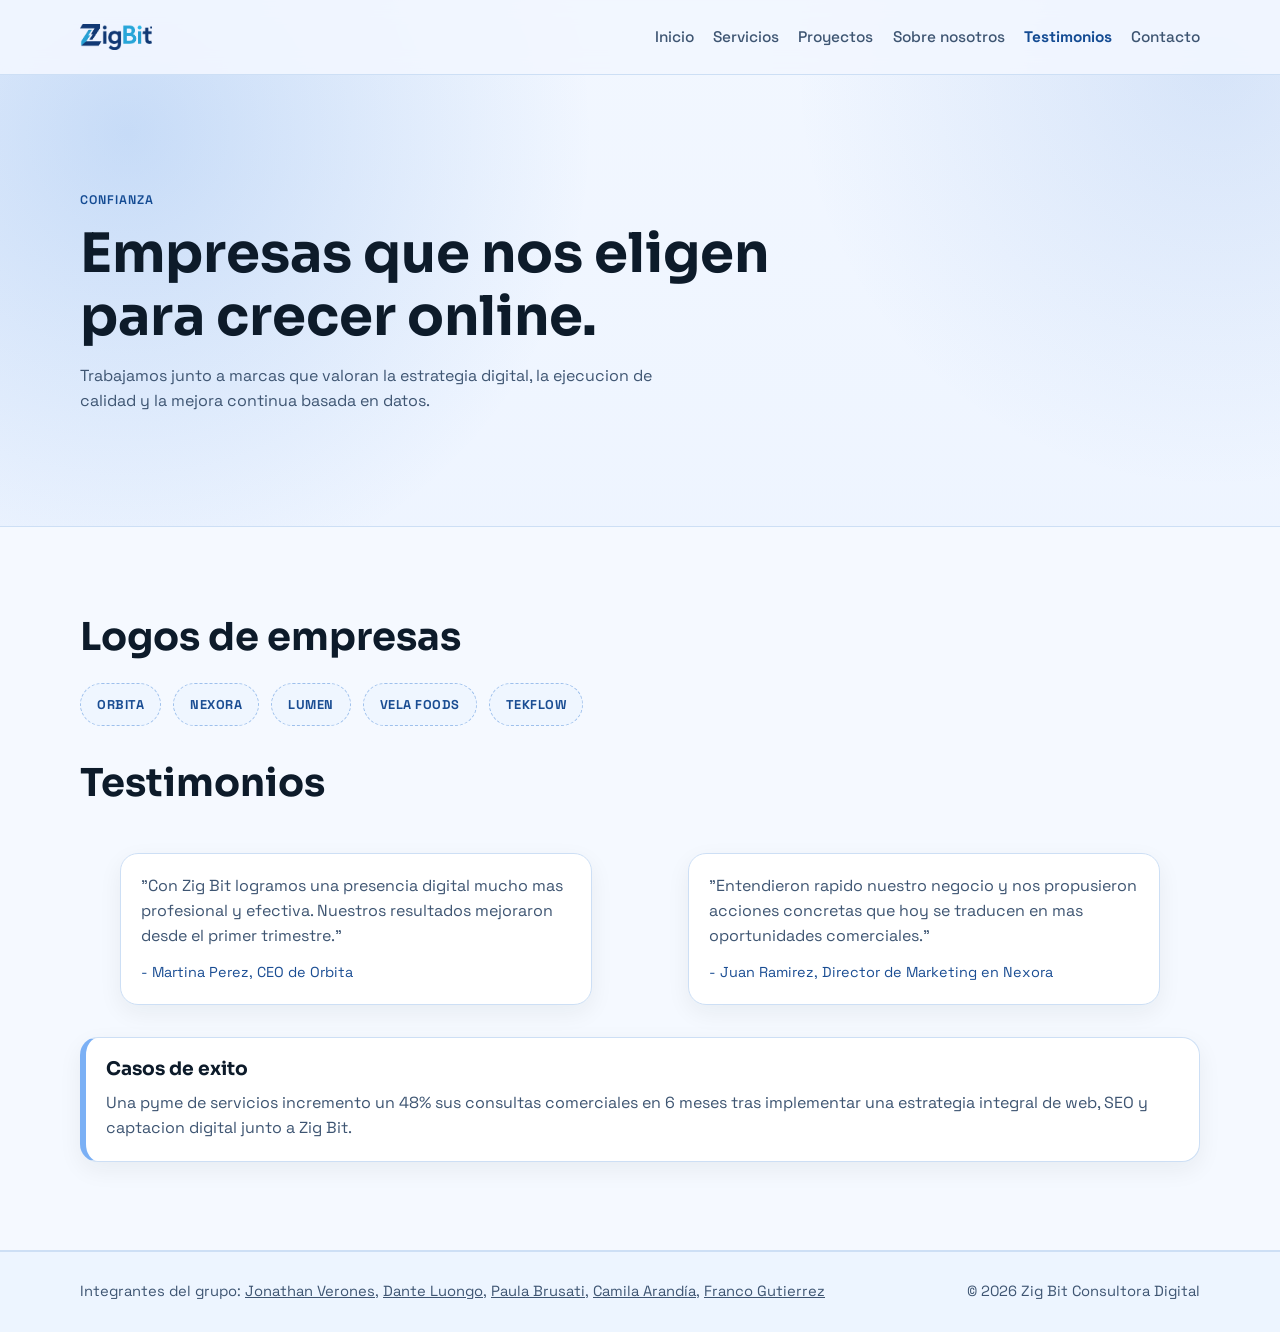
<file: clientes.html>
<!doctype html>
<html lang="es">
  <head>
    <meta charset="UTF-8" />
    <meta name="viewport" content="width=device-width, initial-scale=1.0" />
    <title>Testimonios | Zig Bit</title>
    <meta name="description" content="Empresas que confian en Zig Bit: logos, testimonios y casos de exito." />
    <link rel="preconnect" href="https://fonts.googleapis.com" />
    <link rel="preconnect" href="https://fonts.gstatic.com" crossorigin />
    <link
      href="https://fonts.googleapis.com/css2?family=Space+Grotesk:wght@400;500;600;700&family=Sora:wght@400;600;700&display=swap"
      rel="stylesheet"
    />
    <link rel="stylesheet" href="styles.css" />
  </head>
  <body>
    <header class="site-header">
      <div class="container nav-wrap">
        <a class="brand" href="index.html">
          <img class="logo-brand" src="imgs/LogoNombre.png" alt="Logo de Zig Bit Consultora Digital" />
        </a>
        <nav>
          <ul class="nav-links">
            <li><a class="link-btn" href="index.html">Inicio</a></li>
            <li><a class="link-btn" href="servicios.html">Servicios</a></li>
            <li><a class="link-btn" href="proyectos.html">Proyectos</a></li>
            <li><a class="link-btn" href="nosotros.html">Sobre nosotros</a></li>
            <li><a class="link-btn active" href="clientes.html">Testimonios</a></li>
            <li><a class="link-btn" href="contacto.html">Contacto</a></li>
          </ul>
        </nav>
      </div>
    </header>

    <main>
      <section class="section hero">
        <div class="container">
          <p class="eyebrow reveal">Confianza</p>
          <h1 class="reveal delay-1">Empresas que nos eligen para crecer online.</h1>
          <p class="lead reveal delay-2">
            Trabajamos junto a marcas que valoran la estrategia digital, la ejecucion de calidad y la mejora continua
            basada en datos.
          </p>
        </div>
      </section>

      <section class="section alt-bg">
        <div class="container">
          <h2 class="section-title reveal">Logos de empresas</h2>
          <div class="logo-cloud reveal delay-1" aria-label="Empresas clientes">
            <span>ORBITA</span>
            <span>NEXORA</span>
            <span>LUMEN</span>
            <span>VELA FOODS</span>
            <span>TEKFLOW</span>
          </div>

          <h2 class="section-title reveal" style="margin-top: 2.2rem">Testimonios</h2>
          <div class="testimonial-grid">
            <blockquote class="testimonial reveal">
              <p>
                "Con Zig Bit logramos una presencia digital mucho mas profesional y efectiva. Nuestros resultados
                mejoraron desde el primer trimestre."
              </p>
              <cite>- Martina Perez, CEO de Orbita</cite>
            </blockquote>
            <blockquote class="testimonial reveal delay-1">
              <p>
                "Entendieron rapido nuestro negocio y nos propusieron acciones concretas que hoy se traducen en mas
                oportunidades comerciales."
              </p>
              <cite>- Juan Ramirez, Director de Marketing en Nexora</cite>
            </blockquote>
          </div>

          <article class="success-case reveal delay-2">
            <h3>Casos de exito</h3>
            <p>
              Una pyme de servicios incremento un 48% sus consultas comerciales en 6 meses tras implementar una
              estrategia integral de web, SEO y captacion digital junto a Zig Bit.
            </p>
          </article>
        </div>
      </section>
    </main>

    <footer class="site-footer">
      <div class="container footer-wrap">
        <p>
          Integrantes del grupo:
          <a href="https://jonathandylanverones.github.io/Proyecto1DYDWEB/" target="_blank" rel="noopener noreferrer"
            >Jonathan Verones</a
          >,
          <a target="_blank" href="https://danteuade.github.io/Proyecto1_Con_CSS/index.html" rel="noopener noreferrer"
            >Dante Luongo</a
          >,
          <a
            href="https://paula-brusati.github.io/Proyecto1viernes/index.html"
            target="_blank"
            rel="noopener noreferrer"
            >Paula Brusati</a
          >,
          <a target="_blank" href="https://carandia.github.io/Proyecto_1_viernes/" rel="noopener noreferrer"
            >Camila Arandía</a
          >,
          <a target="_blank" href="https://franco4457.github.io/uni-web-proyecto-1/" rel="noopener noreferrer"
            >Franco Gutierrez</a
          >
        </p>
        <p>&copy; 2026 Zig Bit Consultora Digital</p>
      </div>
    </footer>
  </body>
</html>
</file>
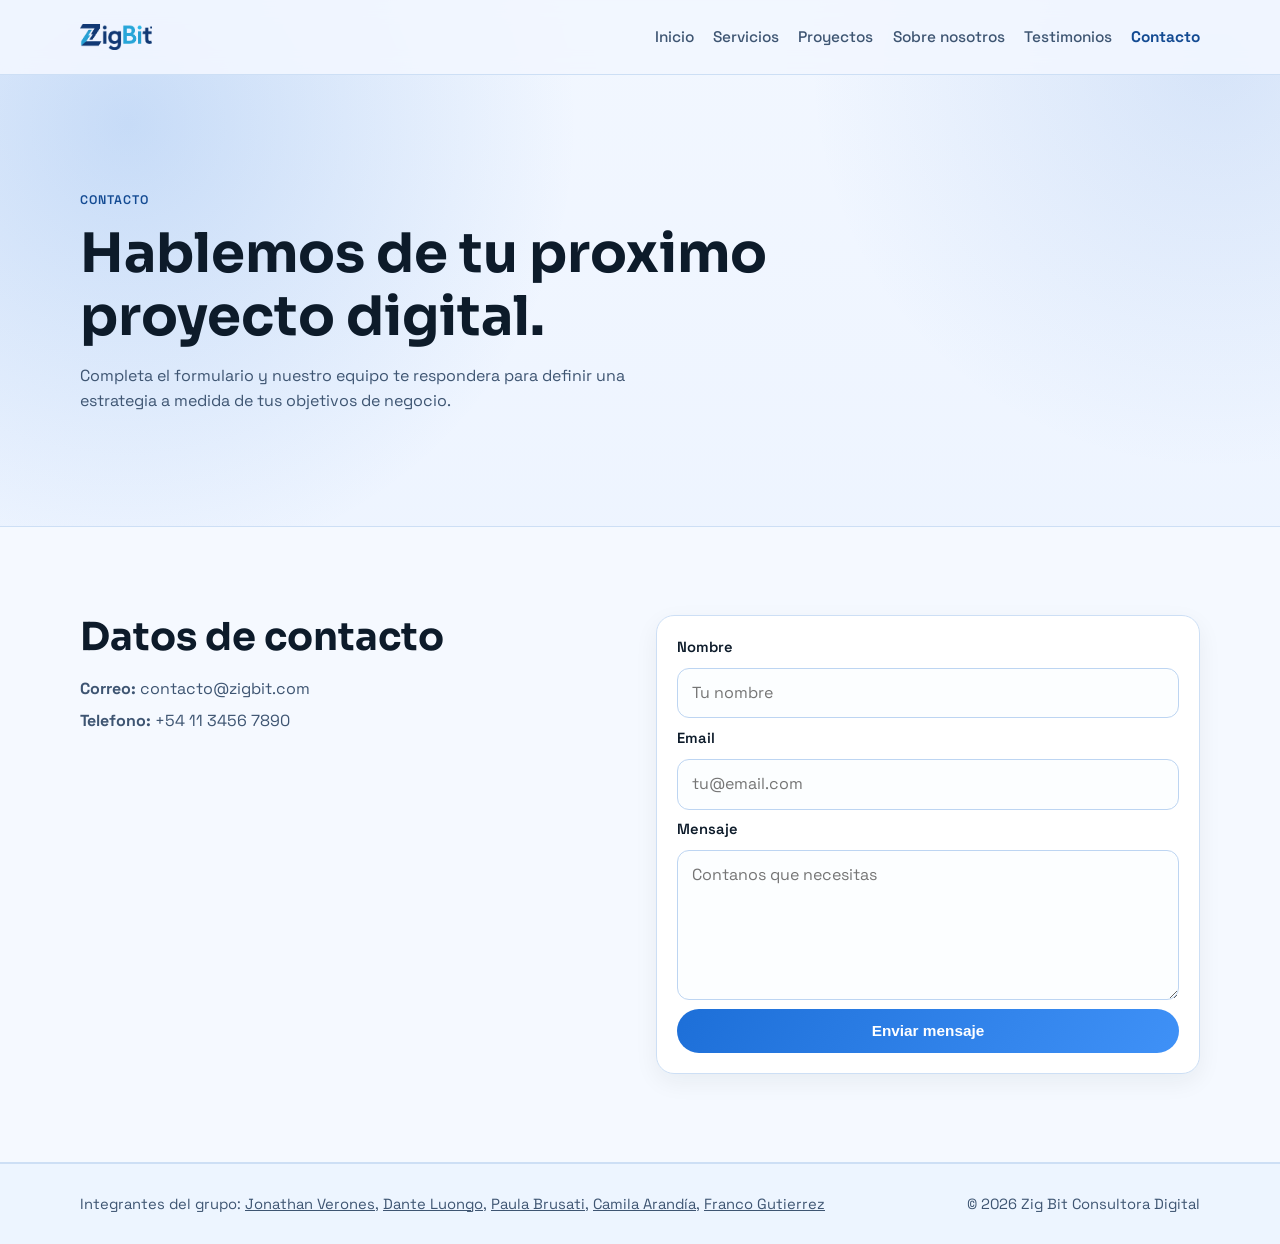
<file: contacto.html>
<!doctype html>
<html lang="es">
  <head>
    <meta charset="UTF-8" />
    <meta name="viewport" content="width=device-width, initial-scale=1.0" />
    <title>Contacto | Zig Bit</title>
    <meta
      name="description"
      content="Formulario y datos de contacto de Zig Bit para consultas sobre desarrollo web, marketing y SEO."
    />
    <link rel="preconnect" href="https://fonts.googleapis.com" />
    <link rel="preconnect" href="https://fonts.gstatic.com" crossorigin />
    <link
      href="https://fonts.googleapis.com/css2?family=Space+Grotesk:wght@400;500;600;700&family=Sora:wght@400;600;700&display=swap"
      rel="stylesheet"
    />
    <link rel="stylesheet" href="styles.css" />
  </head>
  <body>
    <header class="site-header">
      <div class="container nav-wrap">
        <a class="brand" href="index.html">
          <img class="logo-brand" src="imgs/LogoNombre.png" alt="Logo de Zig Bit Consultora Digital" />
        </a>
        <nav>
          <ul class="nav-links">
            <li><a class="link-btn" href="index.html">Inicio</a></li>
            <li><a class="link-btn" href="servicios.html">Servicios</a></li>
            <li><a class="link-btn" href="proyectos.html">Proyectos</a></li>
            <li><a class="link-btn" href="nosotros.html">Sobre nosotros</a></li>
            <li><a class="link-btn" href="clientes.html">Testimonios</a></li>
            <li><a class="link-btn active" href="contacto.html">Contacto</a></li>
          </ul>
        </nav>
      </div>
    </header>

    <main>
      <section class="section hero">
        <div class="container">
          <p class="eyebrow reveal">Contacto</p>
          <h1 class="reveal delay-1">Hablemos de tu proximo proyecto digital.</h1>
          <p class="lead reveal delay-2">
            Completa el formulario y nuestro equipo te respondera para definir una estrategia a medida de tus objetivos
            de negocio.
          </p>
        </div>
      </section>

      <section class="section alt-bg">
        <div class="container contact-grid">
          <div class="reveal">
            <h2 class="section-title">Datos de contacto</h2>
            <ul class="contact-data">
              <li><strong>Correo:</strong> contacto@zigbit.com</li>
              <li><strong>Telefono:</strong> +54 11 3456 7890</li>
            </ul>
          </div>

          <form class="contact-form reveal delay-1" action="#" method="post">
            <label for="nombre">Nombre</label>
            <input id="nombre" name="nombre" type="text" placeholder="Tu nombre" required />

            <label for="email">Email</label>
            <input id="email" name="email" type="email" placeholder="tu@email.com" required />

            <label for="mensaje">Mensaje</label>
            <textarea id="mensaje" name="mensaje" rows="5" placeholder="Contanos que necesitas" required></textarea>

            <button class="btn" type="submit">Enviar mensaje</button>
          </form>
        </div>
      </section>
    </main>

    <footer class="site-footer">
      <div class="container footer-wrap">
        <p>
          Integrantes del grupo:
          <a href="https://jonathandylanverones.github.io/Proyecto1DYDWEB/" target="_blank" rel="noopener noreferrer"
            >Jonathan Verones</a
          >,
          <a target="_blank" href="https://danteuade.github.io/Proyecto1_Con_CSS/index.html" rel="noopener noreferrer"
            >Dante Luongo</a
          >,
          <a
            href="https://paula-brusati.github.io/Proyecto1viernes/index.html"
            target="_blank"
            rel="noopener noreferrer"
            >Paula Brusati</a
          >,
          <a target="_blank" href="https://carandia.github.io/Proyecto_1_viernes/" rel="noopener noreferrer"
            >Camila Arandía</a
          >,
          <a target="_blank" href="https://franco4457.github.io/uni-web-proyecto-1/" rel="noopener noreferrer"
            >Franco Gutierrez</a
          >
        </p>
        <p>&copy; 2026 Zig Bit Consultora Digital</p>
      </div>
    </footer>
  </body>
</html>
</file>
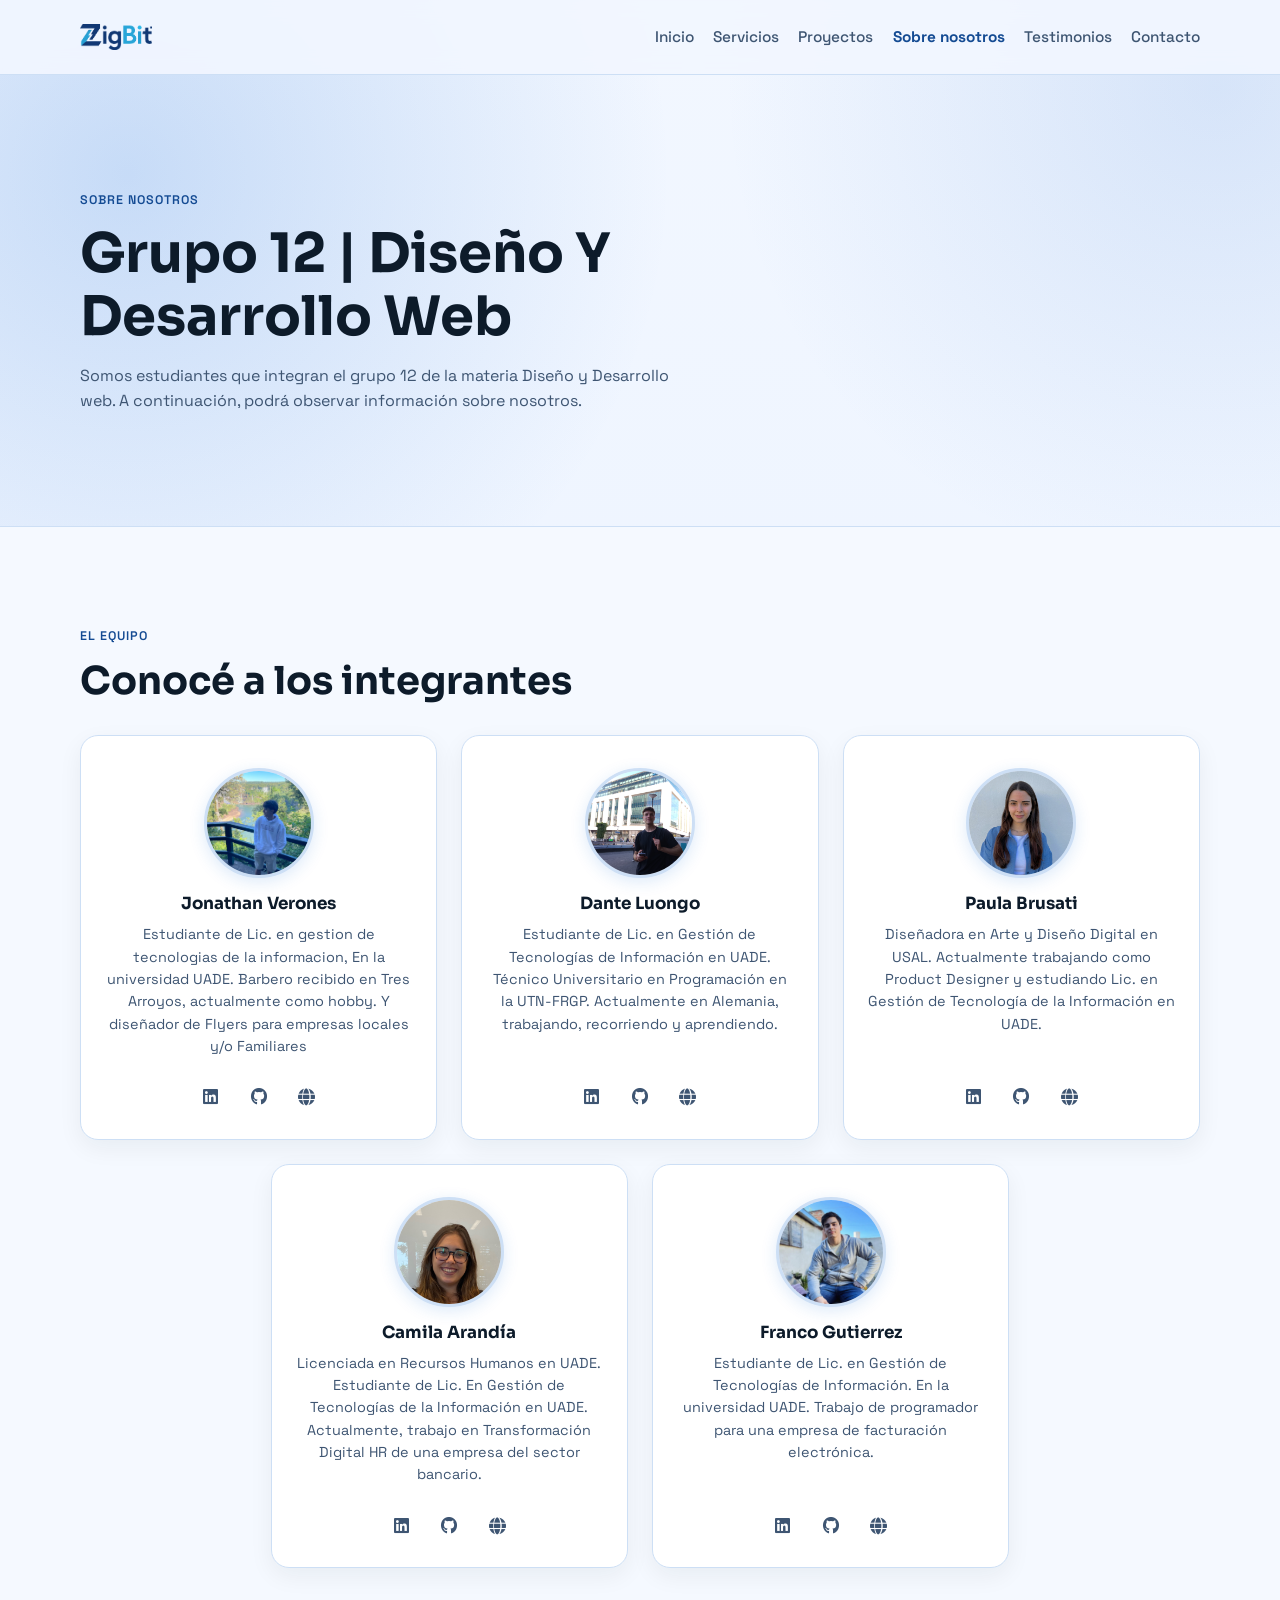
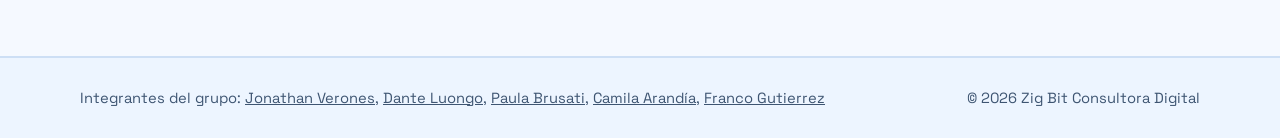
<file: nosotros.html>
<!doctype html>
<html lang="es">
  <head>
    <meta charset="UTF-8" />
    <meta name="viewport" content="width=device-width, initial-scale=1.0" />
    <title>Sobre Nosotros | Zig Bit</title>
    <meta name="description" content="Conoce la mision, objetivos e historia de Zig Bit como consultora digital." />
    <link rel="preconnect" href="https://fonts.googleapis.com" />
    <link rel="preconnect" href="https://fonts.gstatic.com" crossorigin />
    <link
      href="https://fonts.googleapis.com/css2?family=Space+Grotesk:wght@400;500;600;700&family=Sora:wght@400;600;700&display=swap"
      rel="stylesheet"
    />
    <link rel="stylesheet" href="https://cdnjs.cloudflare.com/ajax/libs/font-awesome/6.5.2/css/all.min.css" />
    <link rel="stylesheet" href="styles.css" />
  </head>

  <body>
    <header class="site-header">
      <div class="container nav-wrap">
        <a class="brand" href="index.html">
          <img class="logo-brand" src="imgs/LogoNombre.png" alt="Logo de Zig Bit Consultora Digital" />
        </a>
        <nav>
          <ul class="nav-links">
            <li><a class="link-btn" href="index.html">Inicio</a></li>
            <li><a class="link-btn" href="servicios.html">Servicios</a></li>
            <li><a class="link-btn" href="proyectos.html">Proyectos</a></li>
            <li><a class="link-btn active" href="nosotros.html">Sobre nosotros</a></li>
            <li><a class="link-btn" href="clientes.html">Testimonios</a></li>
            <li><a class="link-btn" href="contacto.html">Contacto</a></li>
          </ul>
        </nav>
      </div>
    </header>

    <main>
      <section class="section hero">
        <div class="container">
          <p class="eyebrow reveal">Sobre nosotros</p>
          <h1 class="reveal delay-1">Grupo 12 | Diseño Y Desarrollo Web</h1>
          <p class="lead reveal delay-2">
            Somos estudiantes que integran el grupo 12 de la materia Diseño y Desarrollo web. A continuación, podrá
            observar información sobre nosotros.
          </p>
        </div>
      </section>

      <section class="section alt-bg">
        <div class="container">
          <p class="eyebrow reveal">El equipo</p>
          <h2 class="section-title reveal delay-1">Conocé a los integrantes</h2>
          <div class="team-grid">
            <article class="team-card reveal">
              <div class="team-avatar">
                <img src="imgs/Jonathan-verones.png.jpeg" alt="Foto de Jonathan Verones" />
              </div>
              <h3>Jonathan Verones</h3>
              <p>
                Estudiante de Lic. en gestion de tecnologias de la informacion, En la universidad UADE. Barbero recibido
                en Tres Arroyos, actualmente como hobby. Y diseñador de Flyers para empresas locales y/o Familiares
              </p>
              <div class="team-links">
                <a
                  href="https://www.linkedin.com/in/jonathan-verones-b135a5405/"
                  target="_blank"
                  rel="noopener noreferrer"
                  aria-label="LinkedIn de Jonathan"
                >
                  <i class="fa-brands fa-linkedin"></i>
                </a>
                <a
                  href="https://github.com/jonathandylanverones"
                  target="_blank"
                  rel="noopener noreferrer"
                  aria-label="GitHub de Jonathan"
                >
                  <i class="fa-brands fa-github"></i>
                </a>
                <a
                  href="https://jonathandylanverones.github.io/Proyecto1DYDWEB/"
                  target="_blank"
                  rel="noopener noreferrer"
                  aria-label="Web personal de Jonathan"
                >
                  <i class="fa-solid fa-globe"></i>
                </a>
              </div>
            </article>

            <article class="team-card reveal delay-1">
              <div class="team-avatar">
                <img src="imgs/imgDante.jpg" alt="Foto de Dante Luongo" />
              </div>
              <h3>Dante Luongo</h3>
              <p>
                Estudiante de Lic. en Gestión de Tecnologías de Información en UADE. Técnico Universitario en
                Programación en la UTN-FRGP. Actualmente en Alemania, trabajando, recorriendo y aprendiendo.
              </p>
              <div class="team-links">
                <a
                  href="https://www.linkedin.com/in/dante-luongo/?skipRedirect=true"
                  target="_blank"
                  rel="noopener noreferrer"
                  aria-label="LinkedIn de Dante"
                >
                  <i class="fa-brands fa-linkedin"></i>
                </a>
                <a
                  href="https://github.com/DanteUade"
                  target="_blank"
                  rel="noopener noreferrer"
                  aria-label="GitHub de Dante"
                >
                  <i class="fa-brands fa-github"></i>
                </a>
                <a
                  href="https://danteuade.github.io/Proyecto1_Con_CSS/index.html"
                  target="_blank"
                  rel="noopener noreferrer"
                  aria-label="Web personal de Dante"
                >
                  <i class="fa-solid fa-globe"></i>
                </a>
              </div>
            </article>

            <article class="team-card reveal delay-2">
              <div class="team-avatar">
                <img src="imgs/PaulaBrusati.jpg" alt="Foto de Paula Brusati" />
              </div>
              <h3>Paula Brusati</h3>
              <p>
                Diseñadora en Arte y Diseño Digital en USAL. Actualmente trabajando como Product Designer y estudiando
                Lic. en Gestión de Tecnología de la Información en UADE.
              </p>
              <div class="team-links">
                <a
                  href="https://www.linkedin.com/in/paula-brusati/"
                  target="_blank"
                  rel="noopener noreferrer"
                  aria-label="LinkedIn de Paula"
                >
                  <i class="fa-brands fa-linkedin"></i>
                </a>
                <a
                  href="https://github.com/paula-brusati"
                  target="_blank"
                  rel="noopener noreferrer"
                  aria-label="GitHub de Paula"
                >
                  <i class="fa-brands fa-github"></i>
                </a>
                <a
                  href="https://paula-brusati.github.io/Proyecto1viernes/index.html"
                  target="_blank"
                  rel="noopener noreferrer"
                  aria-label="Web personal de Paula"
                >
                  <i class="fa-solid fa-globe"></i>
                </a>
              </div>
            </article>

            <article class="team-card reveal">
              <div class="team-avatar">
                <img src="imgs/foto-camila.JPEG" alt="Foto de Camila Arandía" />
              </div>
              <h3>Camila Arandía</h3>
              <p>
                Licenciada en Recursos Humanos en UADE. Estudiante de Lic. En Gestión de Tecnologías de la Información
                en UADE. Actualmente, trabajo en Transformación Digital HR de una empresa del sector bancario.
              </p>
              <div class="team-links">
                <a
                  href="https://www.linkedin.com/in/camila-arandía-760548117"
                  target="_blank"
                  rel="noopener noreferrer"
                  aria-label="LinkedIn de Camila"
                >
                  <i class="fa-brands fa-linkedin"></i>
                </a>
                <a
                  href="https://github.com/carandia"
                  target="_blank"
                  rel="noopener noreferrer"
                  aria-label="GitHub de Camila"
                >
                  <i class="fa-brands fa-github"></i>
                </a>
                <a
                  href="https://carandia.github.io/Proyecto_1_viernes/"
                  target="_blank"
                  rel="noopener noreferrer"
                  aria-label="Web personal de Camila"
                >
                  <i class="fa-solid fa-globe"></i>
                </a>
              </div>
            </article>

            <article class="team-card reveal delay-1">
              <div class="team-avatar">
                <img src="imgs/franco.jpeg" alt="Foto de Franco Gutierrez" />
              </div>
              <h3>Franco Gutierrez</h3>
              <p>
                Estudiante de Lic. en Gestión de Tecnologías de Información. En la universidad UADE. Trabajo de
                programador para una empresa de facturación electrónica.
              </p>
              <div class="team-links">
                <a
                  href="https://www.linkedin.com/in/francoegi/"
                  target="_blank"
                  rel="noopener noreferrer"
                  aria-label="LinkedIn de Franco"
                >
                  <i class="fa-brands fa-linkedin"></i>
                </a>
                <a
                  href="https://github.com/franco4457"
                  target="_blank"
                  rel="noopener noreferrer"
                  aria-label="GitHub de Franco"
                >
                  <i class="fa-brands fa-github"></i>
                </a>
                <a
                  href="https://franco4457.github.io/uni-web-proyecto-1/"
                  target="_blank"
                  rel="noopener noreferrer"
                  aria-label="Web personal de Franco"
                >
                  <i class="fa-solid fa-globe"></i>
                </a>
              </div>
            </article>
          </div>
        </div>
      </section>
    </main>

    <footer class="site-footer">
      <div class="container footer-wrap">
        <p>
          Integrantes del grupo:
          <a href="https://jonathandylanverones.github.io/Proyecto1DYDWEB/" target="_blank" rel="noopener noreferrer"
            >Jonathan Verones</a
          >,
          <a target="_blank" href="https://danteuade.github.io/Proyecto1_Con_CSS/index.html" rel="noopener noreferrer"
            >Dante Luongo</a
          >,
          <a
            href="https://paula-brusati.github.io/Proyecto1viernes/index.html"
            target="_blank"
            rel="noopener noreferrer"
            >Paula Brusati</a
          >,
          <a target="_blank" href="https://carandia.github.io/Proyecto_1_viernes/" rel="noopener noreferrer"
            >Camila Arandía</a
          >,
          <a target="_blank" href="https://franco4457.github.io/uni-web-proyecto-1/" rel="noopener noreferrer"
            >Franco Gutierrez</a
          >
        </p>
        <p>&copy; 2026 Zig Bit Consultora Digital</p>
      </div>
    </footer>
  </body>
</html>
</file>
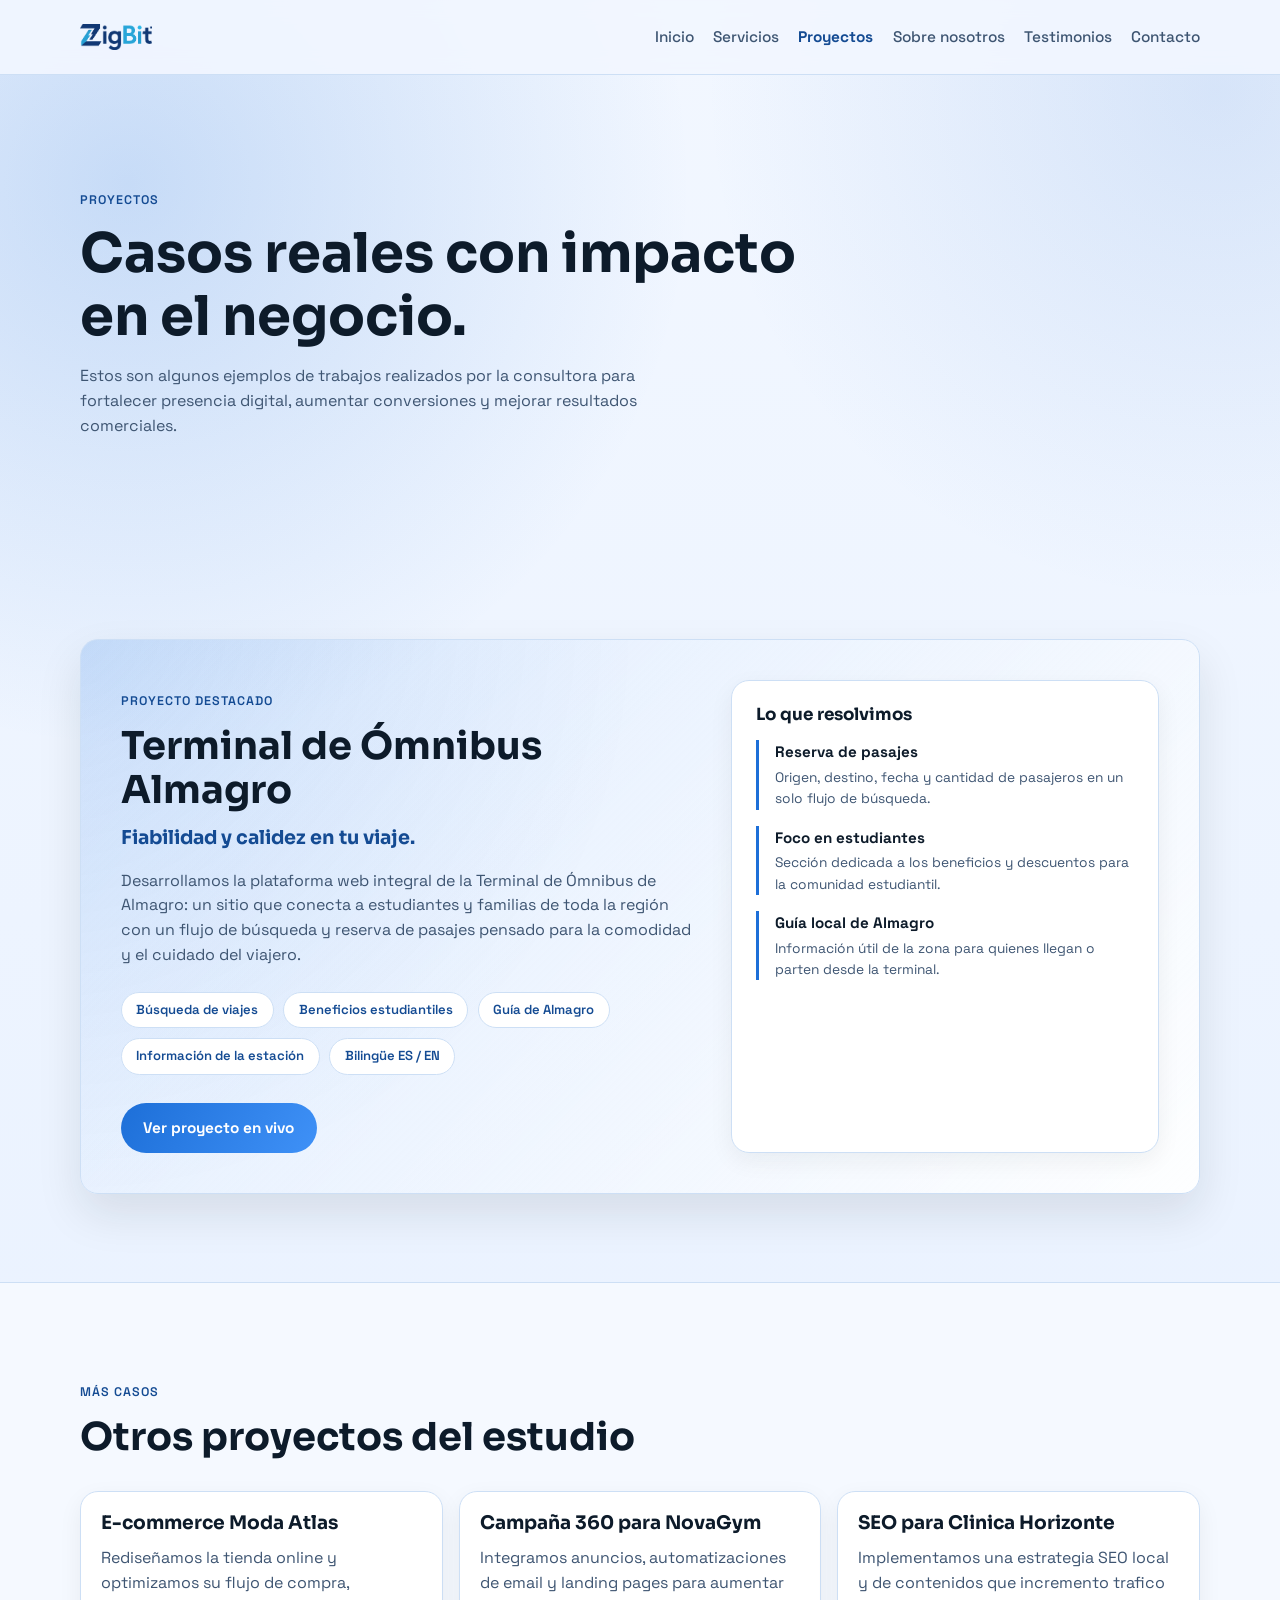
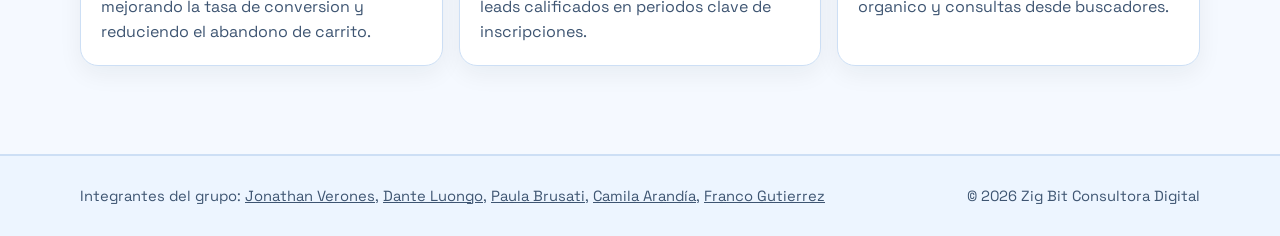
<file: proyectos.html>
<!doctype html>
<html lang="es">
  <head>
    <meta charset="UTF-8" />
    <meta name="viewport" content="width=device-width, initial-scale=1.0" />
    <title>Proyectos | Zig Bit</title>
    <meta name="description" content="Ejemplos de proyectos de Zig Bit en desarrollo web, marketing digital y SEO." />
    <link rel="preconnect" href="https://fonts.googleapis.com" />
    <link rel="preconnect" href="https://fonts.gstatic.com" crossorigin />
    <link
      href="https://fonts.googleapis.com/css2?family=Space+Grotesk:wght@400;500;600;700&family=Sora:wght@400;600;700&display=swap"
      rel="stylesheet"
    />
    <link rel="stylesheet" href="styles.css" />
  </head>
  <body>
    <header class="site-header">
      <div class="container nav-wrap">
        <a class="brand" href="index.html">
          <img class="logo-brand" src="imgs/LogoNombre.png" alt="Logo de Zig Bit Consultora Digital" />
        </a>
        <nav>
          <ul class="nav-links">
            <li><a class="link-btn" href="index.html">Inicio</a></li>
            <li><a class="link-btn" href="servicios.html">Servicios</a></li>
            <li><a class="link-btn active" href="proyectos.html">Proyectos</a></li>
            <li><a class="link-btn" href="nosotros.html">Sobre nosotros</a></li>
            <li><a class="link-btn" href="clientes.html">Testimonios</a></li>
            <li><a class="link-btn" href="contacto.html">Contacto</a></li>
          </ul>
        </nav>
      </div>
    </header>

    <main>
      <section class="section hero">
        <div class="container">
          <p class="eyebrow reveal">Proyectos</p>
          <h1 class="reveal delay-1">Casos reales con impacto en el negocio.</h1>
          <p class="lead reveal delay-2">
            Estos son algunos ejemplos de trabajos realizados por la consultora para fortalecer presencia digital,
            aumentar conversiones y mejorar resultados comerciales.
          </p>
        </div>
      </section>

      <section class="section">
        <div class="container featured-project reveal">
          <div class="featured-content">
            <p class="eyebrow">Proyecto destacado</p>
            <h2 class="section-title">Terminal de Ómnibus Almagro</h2>
            <p class="featured-tagline">Fiabilidad y calidez en tu viaje.</p>
            <p class="lead">
              Desarrollamos la plataforma web integral de la Terminal de Ómnibus de Almagro: un sitio que conecta a
              estudiantes y familias de toda la región con un flujo de búsqueda y reserva de pasajes pensado para la
              comodidad y el cuidado del viajero.
            </p>
            <ul class="featured-tags">
              <li>Búsqueda de viajes</li>
              <li>Beneficios estudiantiles</li>
              <li>Guía de Almagro</li>
              <li>Información de la estación</li>
              <li>Bilingüe ES / EN</li>
            </ul>
            <a class="btn" href="https://terminal-web-gold.vercel.app/" target="_blank" rel="noopener noreferrer">
              Ver proyecto en vivo
            </a>
          </div>
          <aside class="featured-highlights">
            <h3>Lo que resolvimos</h3>
            <ul>
              <li>
                <strong>Reserva de pasajes</strong>
                <span>Origen, destino, fecha y cantidad de pasajeros en un solo flujo de búsqueda.</span>
              </li>
              <li>
                <strong>Foco en estudiantes</strong>
                <span>Sección dedicada a los beneficios y descuentos para la comunidad estudiantil.</span>
              </li>
              <li>
                <strong>Guía local de Almagro</strong>
                <span>Información útil de la zona para quienes llegan o parten desde la terminal.</span>
              </li>
            </ul>
          </aside>
        </div>
      </section>

      <section class="section alt-bg">
        <div class="container">
          <p class="eyebrow reveal">Más casos</p>
          <h2 class="section-title reveal delay-1">Otros proyectos del estudio</h2>
        </div>
        <div class="container project-grid">
          <article class="project reveal">
            <h3>E-commerce Moda Atlas</h3>
            <p>
              Rediseñamos la tienda online y optimizamos su flujo de compra, mejorando la tasa de conversion y
              reduciendo el abandono de carrito.
            </p>
          </article>
          <article class="project reveal delay-1">
            <h3>Campaña 360 para NovaGym</h3>
            <p>
              Integramos anuncios, automatizaciones de email y landing pages para aumentar leads calificados en periodos
              clave de inscripciones.
            </p>
          </article>
          <article class="project reveal delay-2">
            <h3>SEO para Clinica Horizonte</h3>
            <p>
              Implementamos una estrategia SEO local y de contenidos que incremento trafico organico y consultas desde
              buscadores.
            </p>
          </article>
        </div>
      </section>
    </main>

    <footer class="site-footer">
      <div class="container footer-wrap">
        <p>
          Integrantes del grupo:
          <a href="https://jonathandylanverones.github.io/Proyecto1DYDWEB/" target="_blank" rel="noopener noreferrer"
            >Jonathan Verones</a
          >,
          <a target="_blank" href="https://danteuade.github.io/Proyecto1_Con_CSS/index.html" rel="noopener noreferrer"
            >Dante Luongo</a
          >,
          <a
            href="https://paula-brusati.github.io/Proyecto1viernes/index.html"
            target="_blank"
            rel="noopener noreferrer"
            >Paula Brusati</a
          >,
          <a target="_blank" href="https://carandia.github.io/Proyecto_1_viernes/" rel="noopener noreferrer"
            >Camila Arandía</a
          >,
          <a target="_blank" href="https://franco4457.github.io/uni-web-proyecto-1/" rel="noopener noreferrer"
            >Franco Gutierrez</a
          >
        </p>
        <p>&copy; 2026 Zig Bit Consultora Digital</p>
      </div>
    </footer>
  </body>
</html>
</file>
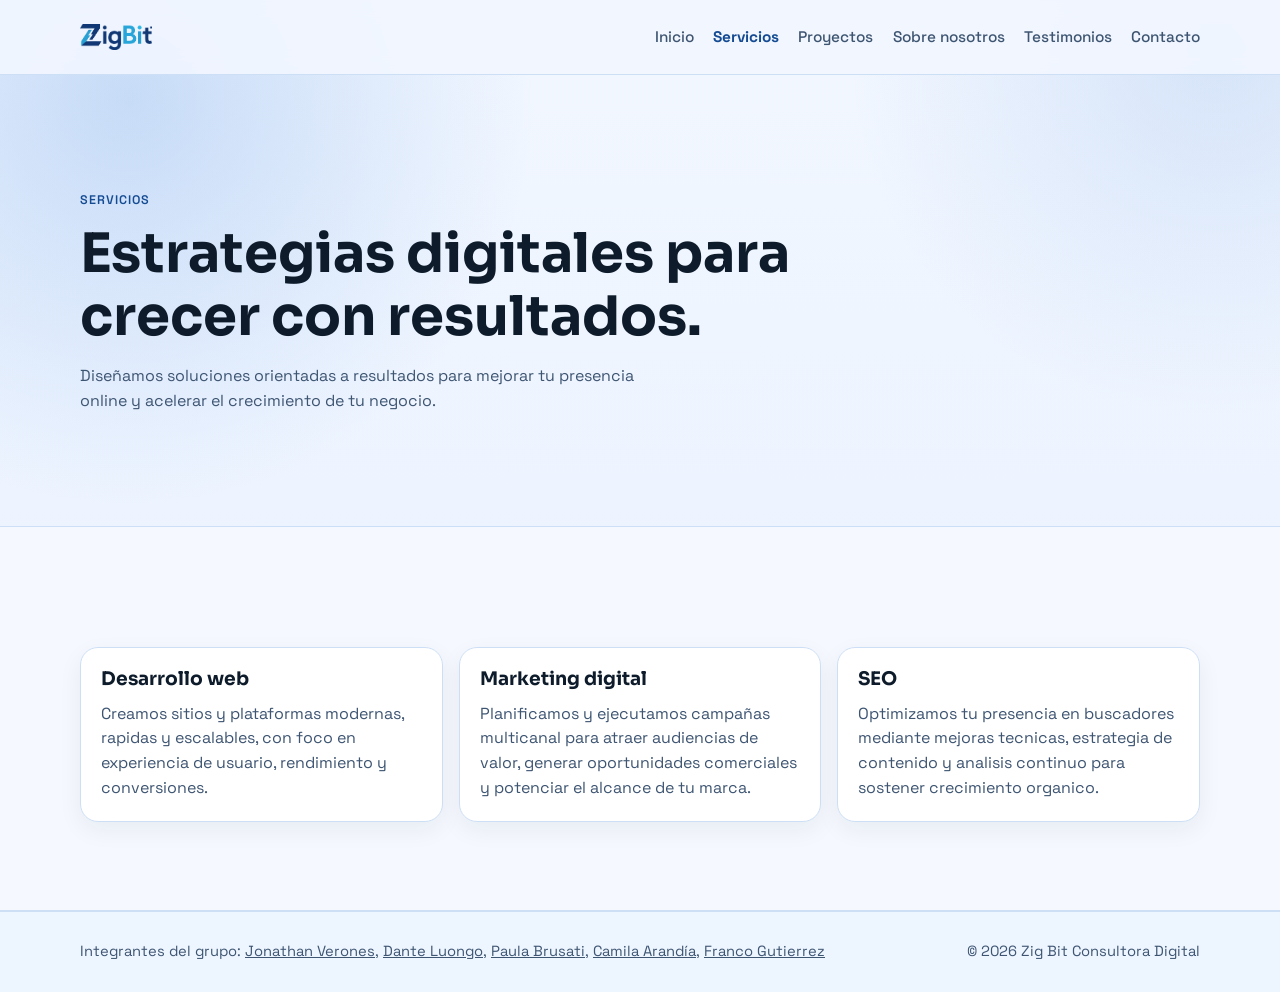
<file: servicios.html>
<!doctype html>
<html lang="es">
  <head>
    <meta charset="UTF-8" />
    <meta name="viewport" content="width=device-width, initial-scale=1.0" />
    <title>Servicios | Zig Bit</title>
    <meta
      name="description"
      content="Conoce los servicios de Zig Bit: desarrollo web, marketing digital y SEO para mejorar tu presencia online."
    />
    <link rel="preconnect" href="https://fonts.googleapis.com" />
    <link rel="preconnect" href="https://fonts.gstatic.com" crossorigin />
    <link
      href="https://fonts.googleapis.com/css2?family=Space+Grotesk:wght@400;500;600;700&family=Sora:wght@400;600;700&display=swap"
      rel="stylesheet"
    />
    <link rel="stylesheet" href="styles.css" />
  </head>
  <body>
    <header class="site-header">
      <div class="container nav-wrap">
        <a class="brand" href="index.html">
          <img class="logo-brand" src="imgs/LogoNombre.png" alt="Logo de Zig Bit Consultora Digital" />
        </a>
        <nav>
          <ul class="nav-links">
            <li><a class="link-btn" href="index.html">Inicio</a></li>
            <li><a class="link-btn active" href="servicios.html">Servicios</a></li>
            <li><a class="link-btn" href="proyectos.html">Proyectos</a></li>
            <li><a class="link-btn" href="nosotros.html">Sobre nosotros</a></li>
            <li><a class="link-btn" href="clientes.html">Testimonios</a></li>
            <li><a class="link-btn" href="contacto.html">Contacto</a></li>
          </ul>
        </nav>
      </div>
    </header>

    <main>
      <section class="section hero">
        <div class="container">
          <p class="eyebrow reveal">Servicios</p>
          <h1 class="reveal delay-1">Estrategias digitales para crecer con resultados.</h1>
          <p class="lead reveal delay-2">
            Diseñamos soluciones orientadas a resultados para mejorar tu presencia online y acelerar el crecimiento de
            tu negocio.
          </p>
        </div>
      </section>

      <section class="section alt-bg">
        <div class="container cards-grid">
          <article class="card reveal">
            <h3>Desarrollo web</h3>
            <p>
              Creamos sitios y plataformas modernas, rapidas y escalables, con foco en experiencia de usuario,
              rendimiento y conversiones.
            </p>
          </article>
          <article class="card reveal delay-1">
            <h3>Marketing digital</h3>
            <p>
              Planificamos y ejecutamos campañas multicanal para atraer audiencias de valor, generar oportunidades
              comerciales y potenciar el alcance de tu marca.
            </p>
          </article>
          <article class="card reveal delay-2">
            <h3>SEO</h3>
            <p>
              Optimizamos tu presencia en buscadores mediante mejoras tecnicas, estrategia de contenido y analisis
              continuo para sostener crecimiento organico.
            </p>
          </article>
        </div>
      </section>
    </main>

    <footer class="site-footer">
      <div class="container footer-wrap">
        <p>
          Integrantes del grupo:
          <a href="https://jonathandylanverones.github.io/Proyecto1DYDWEB/" target="_blank" rel="noopener noreferrer"
            >Jonathan Verones</a
          >,
          <a target="_blank" href="https://danteuade.github.io/Proyecto1_Con_CSS/index.html" rel="noopener noreferrer"
            >Dante Luongo</a
          >,
          <a
            href="https://paula-brusati.github.io/Proyecto1viernes/index.html"
            target="_blank"
            rel="noopener noreferrer"
            >Paula Brusati</a
          >,
          <a target="_blank" href="https://carandia.github.io/Proyecto_1_viernes/" rel="noopener noreferrer"
            >Camila Arandía</a
          >,
          <a target="_blank" href="https://franco4457.github.io/uni-web-proyecto-1/" rel="noopener noreferrer"
            >Franco Gutierrez</a
          >
        </p>
        <p>&copy; 2026 Zig Bit Consultora Digital</p>
      </div>
    </footer>
  </body>
</html>
</file>
<file: styles.css>
:root {
  --bg: #eaf3ff;
  --bg-alt: #f5f9ff;
  --ink: #0d1b2a;
  --muted: #3e5572;
  --brand: #1d6fd8;
  --brand-dark: #144b93;
  --card: #ffffff;
  --line: #cddff5;
  --max: 1120px;
  --radius: 18px;
  --shadow: 0 20px 45px rgba(15, 26, 31, 0.1);
}

* {
  box-sizing: border-box;
}

html {
  scroll-behavior: smooth;
}

body {
  min-height: 100vh;
  display: flex;
  flex-direction: column;
  margin: 0;
  font-family: 'Space Grotesk', 'Segoe UI', sans-serif;
  color: var(--ink);
  background:
    radial-gradient(circle at 10% 10%, rgba(29, 111, 216, 0.2), transparent 28%),
    radial-gradient(circle at 95% 5%, rgba(72, 132, 218, 0.16), transparent 24%),
    linear-gradient(180deg, #f2f7ff 0%, #e8f1ff 100%);
  line-height: 1.55;
}

img {
  max-width: 100%;
  display: block;
}

.container {
  width: min(100% - 2rem, var(--max));
  margin-inline: auto;
}

main {
  display: flex;
  flex-direction: column;
  flex: 1;
}

.section {
  flex: 1;
  padding: 5.5rem 0;
}

.alt-bg {
  background: var(--bg-alt);
  border-block: 1px solid var(--line);
}

.site-header {
  position: sticky;
  top: 0;
  z-index: 30;
  backdrop-filter: blur(10px);
  background: rgba(242, 247, 255, 0.9);
  border-bottom: 1px solid var(--line);
}

.nav-wrap {
  min-height: 74px;
  display: flex;
  align-items: center;
  justify-content: space-between;
  gap: 1rem;
}

.brand {
  font-family: 'Sora', sans-serif;
  font-weight: 700;
  font-size: 1.25rem;
  letter-spacing: 0.02em;
  color: var(--ink);
  text-decoration: none;
}

.nav-links {
  margin: 0;
  padding: 0;
  list-style: none;
  display: flex;
  flex-wrap: wrap;
  gap: 1.2rem;
}

.nav-links .link-btn {
  text-decoration: none;
  color: var(--muted);
  font-size: 0.96rem;
  font-weight: 500;
  transition: color 0.2s ease;
}

.nav-links .link-btn:hover,
.nav-links .link-btn:focus-visible {
  color: var(--brand-dark);
  text-decoration: underline;
  text-underline-offset: 0.2em;
}

.nav-links .link-btn.active {
  color: var(--brand-dark);
  font-weight: 700;
}

.hero {
  padding-top: 6.5rem;
}

.hero-grid {
  display: grid;
  gap: 2rem;
  align-items: center;
  grid-template-columns: 1.1fr 0.9fr;
}

.eyebrow {
  font-weight: 600;
  text-transform: uppercase;
  letter-spacing: 0.08em;
  font-size: 0.78rem;
  color: var(--brand-dark);
}

h1,
h2,
h3 {
  margin: 0 0 0.75rem;
  font-family: 'Sora', sans-serif;
  line-height: 1.15;
}

h1 {
  font-size: clamp(2rem, 6vw, 3.4rem);
  max-width: 18ch;
}

.lead {
  color: var(--muted);
  max-width: 60ch;
  margin-bottom: 1.5rem;
}

.btn {
  display: inline-block;
  border: none;
  border-radius: 999px;
  background: linear-gradient(120deg, var(--brand), #3f91f7);
  color: white;
  text-decoration: none;
  font-weight: 700;
  font-size: 0.96rem;
  padding: 0.82rem 1.4rem;
  cursor: pointer;
  transition:
    transform 0.2s ease,
    filter 0.2s ease;
}

.btn:hover,
.btn:focus-visible {
  transform: translateY(-2px);
  filter: brightness(0.96);
}

.hero-media {
  border-radius: var(--radius);
  overflow: hidden;
  box-shadow: var(--shadow);
  border: 1px solid var(--line);
}

.hero-media img {
  width: 100%;
  height: 100%;
  min-height: 340px;
  object-fit: cover;
}

.section-title {
  font-size: clamp(1.6rem, 4vw, 2.4rem);
  margin-bottom: 0.65rem;
}

.section-subtitle {
  max-width: 62ch;
  color: var(--muted);
}

.cards-grid,
.project-grid,
.testimonial-grid {
  display: grid;
  gap: 1rem;
  margin-top: 2rem;
}

.cards-grid {
  grid-template-columns: repeat(3, minmax(0, 1fr));
}

.project-grid {
  grid-template-columns: repeat(3, minmax(0, 1fr));
}

.card,
.project,
.testimonial,
.success-case,
.contact-form {
  background: var(--card);
  border: 1px solid var(--line);
  border-radius: var(--radius);
  padding: 1.25rem;
  box-shadow: 0 8px 24px rgba(15, 26, 31, 0.06);
}

.card p,
.project p,
.testimonial p,
.success-case p {
  margin: 0;
  color: var(--muted);
}

.featured-project {
  display: grid;
  grid-template-columns: 1.15fr 0.85fr;
  gap: 2rem;
  align-items: stretch;
  padding: 2.5rem;
  border: 1px solid var(--line);
  border-radius: var(--radius);
  box-shadow: var(--shadow);
  background:
    radial-gradient(circle at 0% 0%, rgba(29, 111, 216, 0.12), transparent 45%),
    linear-gradient(135deg, rgba(63, 145, 247, 0.08), rgba(255, 255, 255, 0.9));
}

.featured-tagline {
  font-family: 'Sora', sans-serif;
  font-weight: 700;
  font-size: 1.2rem;
  color: var(--brand-dark);
  margin: 0 0 1rem;
}

.featured-tags {
  list-style: none;
  margin: 0 0 1.75rem;
  padding: 0;
  display: flex;
  flex-wrap: wrap;
  gap: 0.6rem;
}

.featured-tags li {
  padding: 0.45rem 0.9rem;
  border: 1px solid var(--line);
  border-radius: 999px;
  background: var(--card);
  color: var(--brand-dark);
  font-size: 0.82rem;
  font-weight: 600;
}

.featured-highlights {
  background: var(--card);
  border: 1px solid var(--line);
  border-radius: var(--radius);
  padding: 1.5rem;
  box-shadow: 0 8px 24px rgba(15, 26, 31, 0.06);
}

.featured-highlights h3 {
  font-size: 1.05rem;
  margin-bottom: 1rem;
}

.featured-highlights ul {
  list-style: none;
  margin: 0;
  padding: 0;
  display: flex;
  flex-direction: column;
  gap: 1rem;
}

.featured-highlights li {
  display: flex;
  flex-direction: column;
  gap: 0.2rem;
  padding-left: 1rem;
  border-left: 3px solid var(--brand);
}

.featured-highlights li strong {
  color: var(--ink);
  font-size: 0.95rem;
}

.featured-highlights li span {
  color: var(--muted);
  font-size: 0.86rem;
}

.about-grid {
  display: grid;
  grid-template-columns: repeat(2, minmax(0, 1fr));
  gap: 2rem;
}

.about-grid p {
  color: var(--muted);
}

.logo-cloud {
  margin-top: 1.5rem;
  display: flex;
  flex-wrap: wrap;
  gap: 0.75rem;
}

.logo-cloud span {
  display: inline-flex;
  align-items: center;
  justify-content: center;
  padding: 0.65rem 1rem;
  border: 1px dashed #9ec0ec;
  border-radius: 999px;
  background: #eff6ff;
  color: #1a4d93;
  font-weight: 700;
  letter-spacing: 0.04em;
  font-size: 0.8rem;
}

.testimonial-grid {
  grid-template-columns: repeat(2, minmax(0, 1fr));
}

.testimonial cite {
  margin-top: 0.8rem;
  display: block;
  color: #1a4d93;
  font-style: normal;
  font-size: 0.9rem;
}

.success-case {
  margin-top: 1rem;
  border-left: 6px solid #7bb0f5;
}

.contact-grid {
  display: grid;
  gap: 2rem;
  grid-template-columns: 1fr 1fr;
}

.contact-data {
  list-style: none;
  padding: 0;
  margin: 1.1rem 0 0;
}

.contact-data li {
  margin-bottom: 0.45rem;
  color: var(--muted);
}

.contact-form {
  display: grid;
  gap: 0.55rem;
}

.contact-form label {
  font-weight: 600;
  font-size: 0.92rem;
}

.contact-form input,
.contact-form textarea {
  width: 100%;
  border: 1px solid #bdd5f2;
  border-radius: 12px;
  padding: 0.75rem 0.85rem;
  font: inherit;
  background: #fcfeff;
  color: var(--ink);
}

.contact-form input:focus,
.contact-form textarea:focus {
  outline: 2px solid #8cb8ee;
  border-color: transparent;
}

.site-footer {
  border-top: 1px solid var(--line);
  background: #edf5ff;
}

.text-link {
  color: var(--brand-dark);
  font-weight: 700;
  text-decoration: none;
}

.text-link:hover,
.text-link:focus-visible {
  text-decoration: underline;
}

.footer-wrap {
  min-height: 80px;
  display: flex;
  justify-content: space-between;
  align-items: center;
  gap: 1rem;
  flex-wrap: wrap;
  font-size: 0.92rem;
  color: var(--muted);
}

.reveal {
  opacity: 0;
  transform: translateY(14px);
  animation: revealUp 0.85s ease forwards;
}

.delay-1 {
  animation-delay: 0.12s;
}

.delay-2 {
  animation-delay: 0.22s;
}

.logo-brand {
  width: 72px;
  height: 72px;
  object-fit: contain;
}

.inicio-explore {
  background-color: var(--bg-alt);
  border-top: 1px solid var(--line);
}

.footer-wrap a {
  color: var(--muted);
  /* text-decoration: none; */
}

@keyframes revealUp {
  to {
    opacity: 1;
    transform: translateY(0);
  }
}

@media (max-width: 980px) {
  .hero-grid,
  .cards-grid,
  .project-grid,
  .about-grid,
  .contact-grid,
  .testimonial-grid,
  .featured-project {
    grid-template-columns: 1fr;
  }

  .featured-project {
    padding: 1.75rem;
  }

  .nav-wrap {
    padding-block: 0.85rem;
  }

  .hero {
    padding-top: 5rem;
  }
}

@media (max-width: 560px) {
  .section {
    padding: 4rem 0;
  }

  .footer-wrap {
    padding: 1rem 0;
  }
}

.team-grid {
  display: grid;
  grid-template-columns: repeat(6, minmax(0, 1fr));
  gap: 1.5rem;
  margin-top: 2rem;
}

.team-card {
  grid-column: span 2;
  background: var(--card);
  border: 1px solid var(--line);
  border-radius: var(--radius);
  padding: 2rem 1.5rem 1.5rem;
  box-shadow: 0 8px 24px rgba(15, 26, 31, 0.06);
  display: flex;
  flex-direction: column;
  align-items: center;
  text-align: center;
  gap: 0.6rem;
  transition:
    transform 0.25s ease,
    box-shadow 0.25s ease;
}

.team-card:nth-child(4) {
  grid-column: 2 / span 2;
}

.team-card:nth-child(5) {
  grid-column: 4 / span 2;
}

.team-card:hover {
  transform: translateY(-4px);
  box-shadow: 0 16px 40px rgba(29, 111, 216, 0.13);
}

.team-avatar {
  width: 110px;
  height: 110px;
  border-radius: 50%;
  overflow: hidden;
  border: 3px solid var(--line);
  box-shadow: 0 4px 16px rgba(29, 111, 216, 0.15);
  flex-shrink: 0;
  background: var(--bg);
}

.team-avatar img {
  width: 100%;
  height: 100%;
  object-fit: cover;
}

.team-card h3 {
  margin: 0.4rem 0 0;
  font-size: 1.05rem;
}

.team-card p {
  color: var(--muted);
  font-size: 0.9rem;
  margin: 0;
  flex: 1;
}

.team-links {
  display: flex;
  gap: 0.75rem;
  margin-top: 0.75rem;
}

.team-links i {
  font-size: 17px;
  line-height: 1;
}

.team-links a {
  display: flex;
  align-items: center;
  justify-content: center;
  width: 36px;
  height: 36px;
  color: var(--muted);
  transition:
    color 0.2s ease,
    transform 0.2s ease;
  text-decoration: none;
}

.team-links a:hover {
  color: var(--brand);
  transform: translateY(-2px);
  background: none;
}

@media (max-width: 980px) {
  .team-grid {
    grid-template-columns: repeat(2, minmax(0, 1fr));
  }

  .team-card:nth-child(4),
  .team-card:nth-child(5) {
    grid-column: span 2;
  }
}

@media (max-width: 560px) {
  .team-grid {
    grid-template-columns: 1fr;
  }
}
</file>
